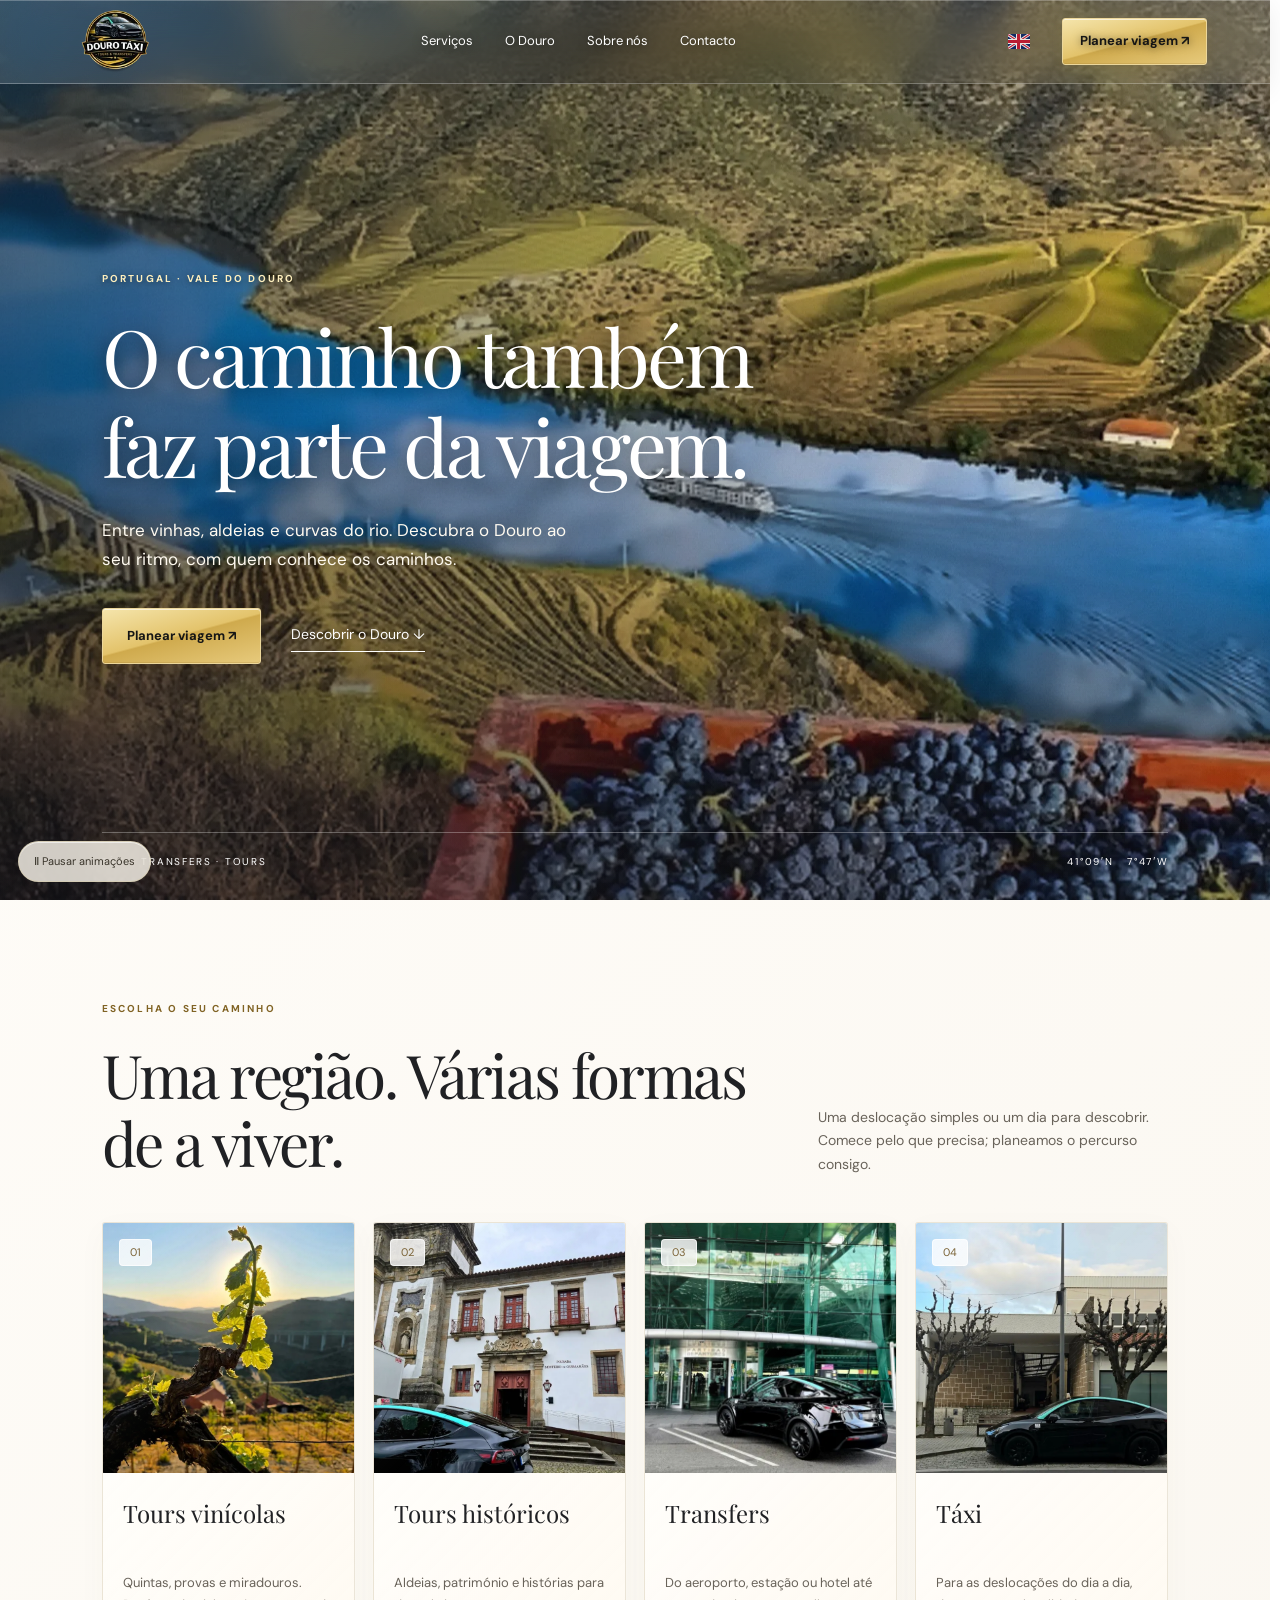
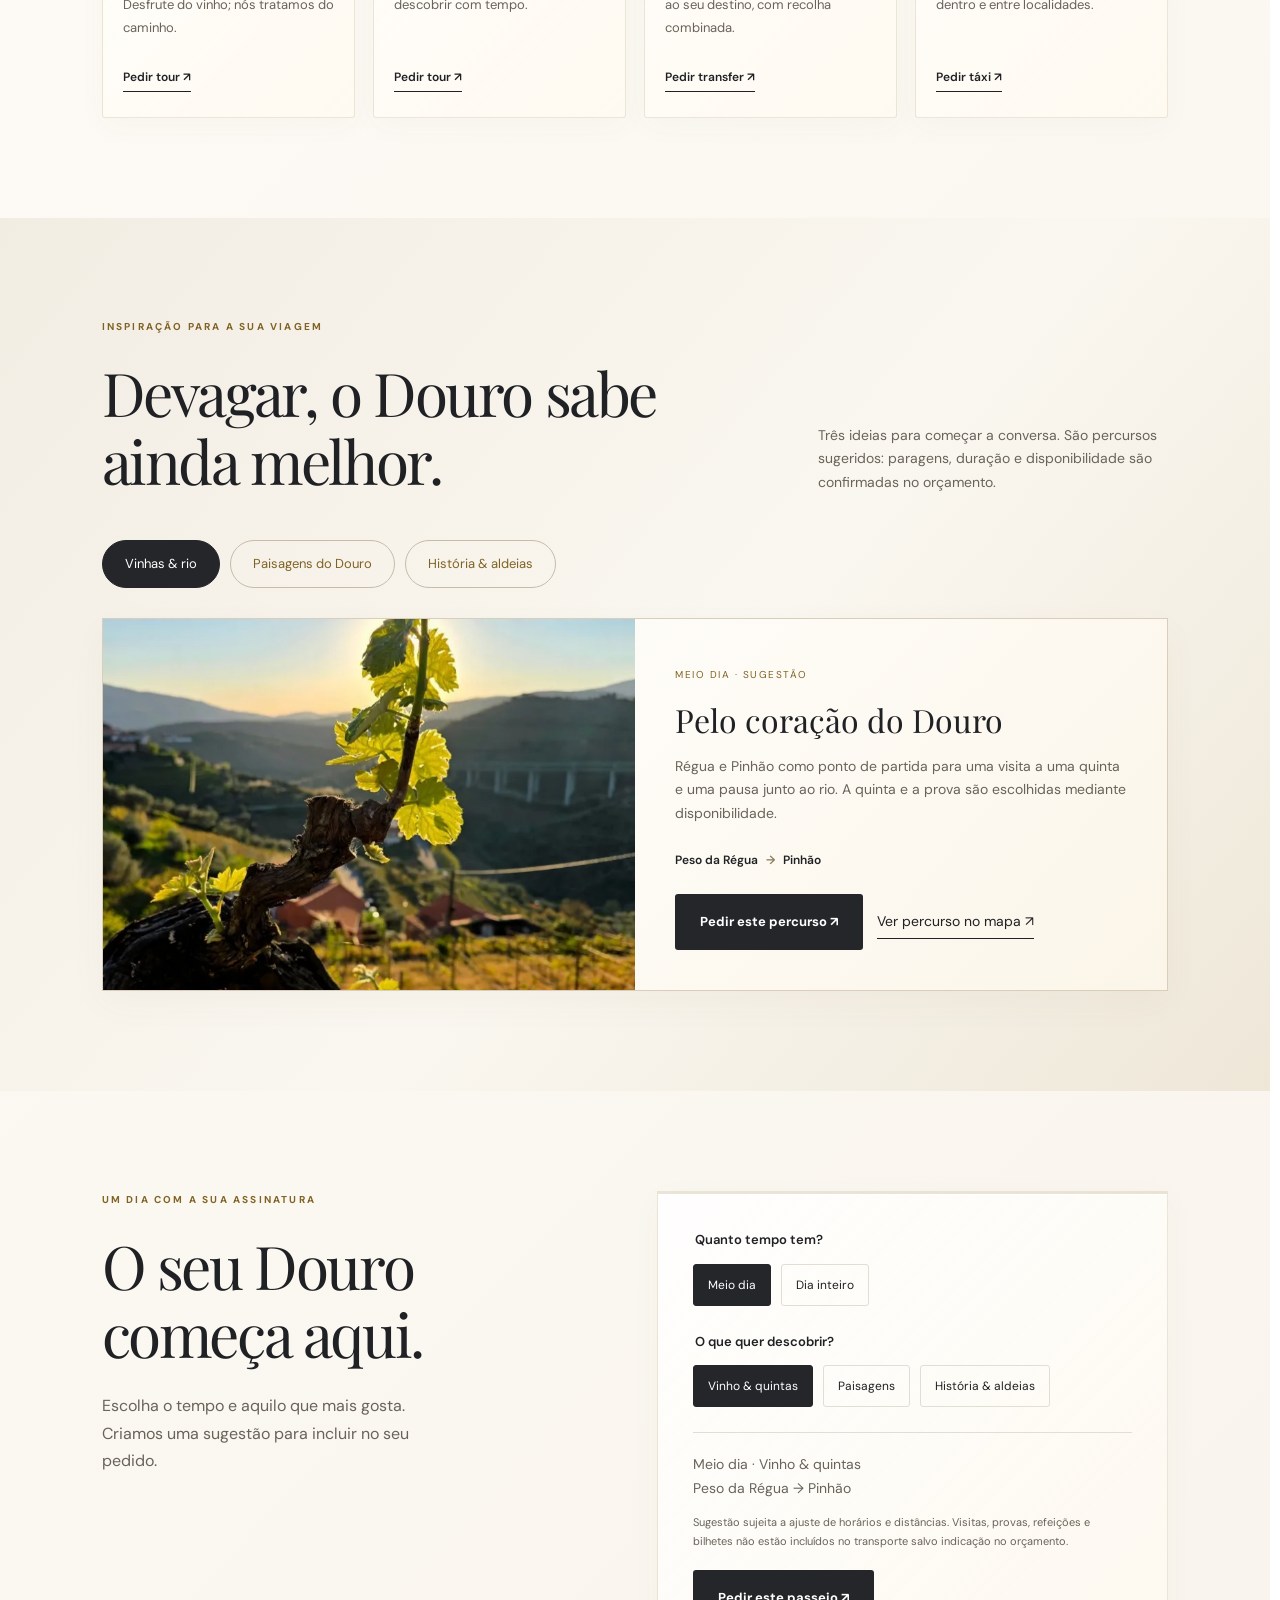
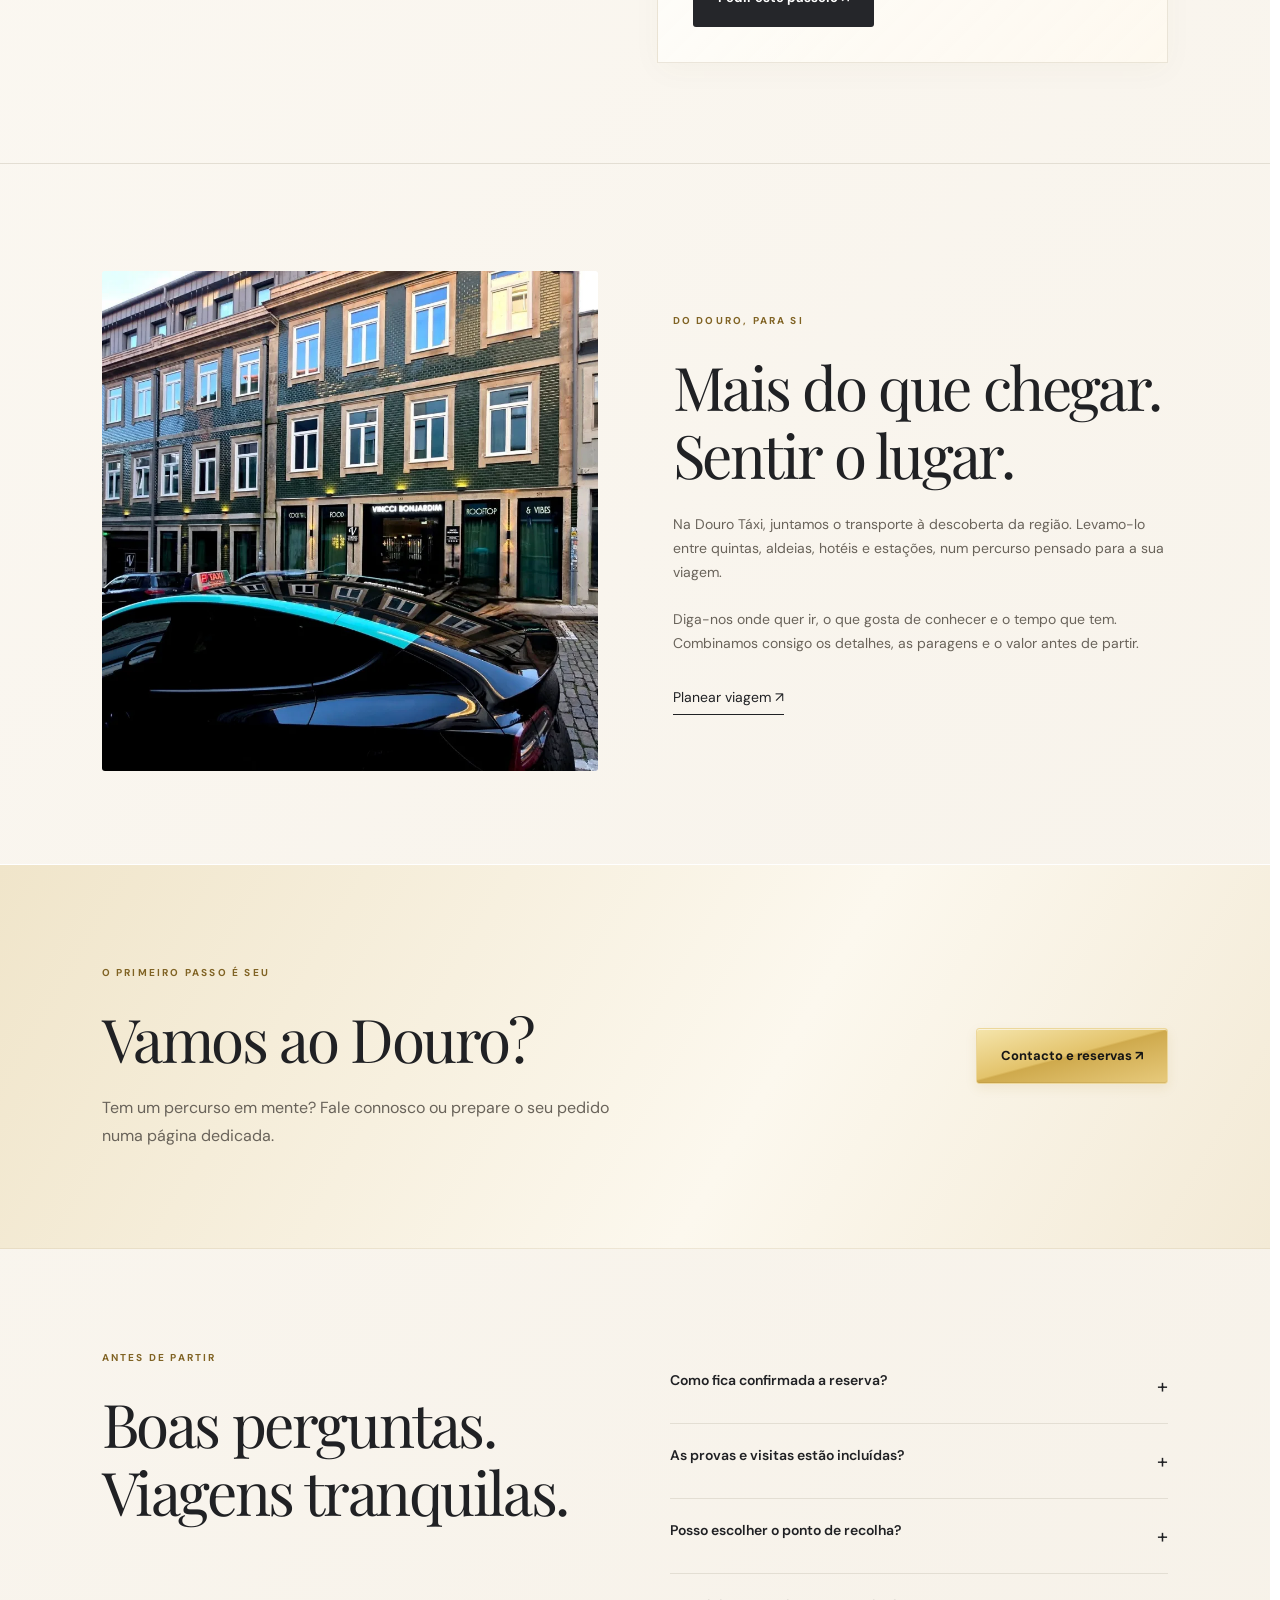
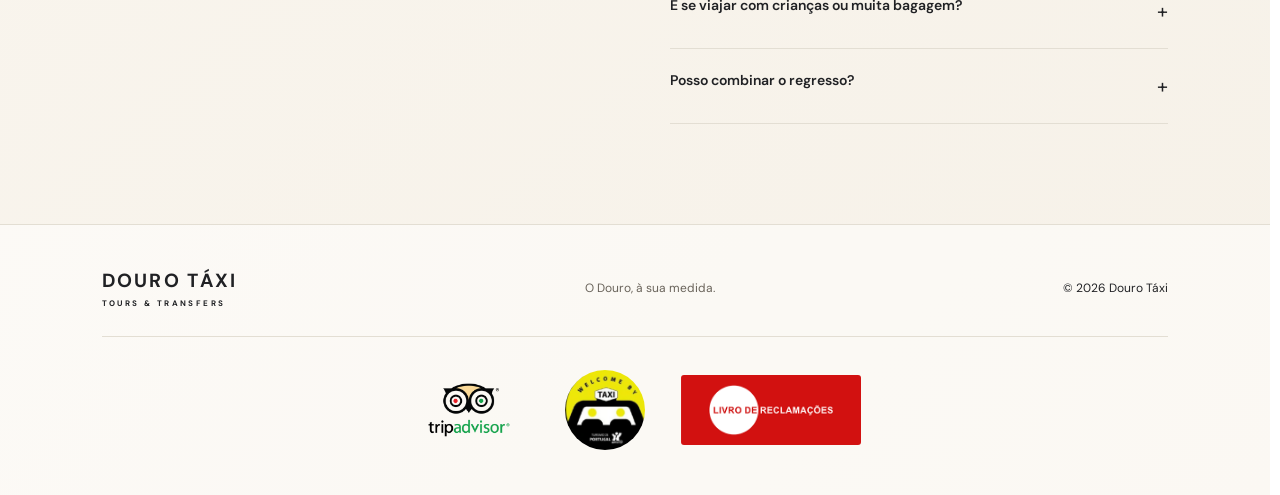
<file: index.html>
<!doctype html>
<html lang="pt-PT"><head><meta charset="utf-8"><meta name="viewport" content="width=device-width,initial-scale=1"><meta name="theme-color" content="#111214"><title>Douro Táxi — Tours privados e transfers no Douro</title><meta name="description" content="Descubra o Douro ao seu ritmo. Planeie um tour privado, um transfer ou uma viagem de táxi e prepare o seu pedido de orçamento."><link rel="icon" href="assets/images/favicon-small.png"><link rel="stylesheet" href="style.css"><link rel="stylesheet" href="motion.css"><link rel="stylesheet" href="gloss.css"><script src="config.js" defer></script><script src="app.js" defer></script><script src="motion.js" defer></script></head><body><a class="skip" href="#main">Saltar para o conteúdo / Skip to content</a><header class="top"><a href="#inicio" aria-label="Douro Táxi"><img src="assets/images/logo.webp" width="71" height="54" alt="Douro Táxi"></a><nav id="desktop-nav"></nav><div class="header-actions"><button id="language" aria-label="Switch to English">EN</button><a class="button small" href="contacto.html" data-t="plan"></a><button id="menu" aria-label="Menu" aria-expanded="false" aria-controls="mobile-nav">☰</button></div><nav id="mobile-nav" hidden></nav></header><main id="main"><section class="hero" id="inicio"><img class="hero-photo" src="assets/images/hero.webp" alt="Vale do Douro / Douro Valley" fetchpriority="high"><div class="hero-content"><span class="eyebrow" data-t="region"></span><h1 data-t="heroTitle"></h1><p data-t="heroText"></p><div class="hero-actions"><a class="button" href="contacto.html" data-t="plan"></a><a class="text-link" href="#percursos" data-t="discover"></a></div></div><div class="hero-bottom"><span>TÁXI · TRANSFERS · TOURS</span><span>41°09′N &nbsp; 7°47′W</span></div></section><section class="section" id="servicos"><div class="section-heading"><div><span class="eyebrow" data-t="servicesLabel"></span><h2 data-t="servicesTitle"></h2></div><p data-t="servicesText"></p></div><div id="services" class="services"></div></section><section class="section routes-section" id="percursos"><div class="section-heading"><div><span class="eyebrow" data-t="routesLabel"></span><h2 data-t="routesTitle"></h2></div><p data-t="routesText"></p></div><div id="route-tabs" class="route-tabs" role="tablist" aria-label="Percursos / Routes"></div><div id="route-detail" role="tabpanel"></div></section><section class="section builder-section" id="personalizar"><div><span class="eyebrow" data-t="builderLabel"></span><h2 data-t="builderTitle"></h2><p data-t="builderText"></p></div><div class="builder"><fieldset><legend data-t="duration"></legend><div class="choices"><label><input type="radio" name="duration" value="half" checked><span data-t="half"></span></label><label><input type="radio" name="duration" value="full"><span data-t="full"></span></label></div></fieldset><fieldset><legend data-t="interests"></legend><div class="choices"><label><input type="checkbox" name="interest" value="wine" checked><span data-t="wine"></span></label><label><input type="checkbox" name="interest" value="views"><span data-t="views"></span></label><label><input type="checkbox" name="interest" value="history"><span data-t="history"></span></label></div></fieldset><div id="itinerary" aria-live="polite"></div><button id="use-itinerary" class="button dark" data-t="useTour"></button></div></section><section class="section about" id="sobre"><img src="assets/images/sobre.webp" loading="lazy" width="900" height="1000" alt="Douro Táxi no Douro / Douro Táxi in the Douro"><div><span class="eyebrow" data-t="aboutLabel"></span><h2 data-t="aboutTitle"></h2><p data-t="aboutText"></p><p data-t="aboutMore"></p><a class="text-link" href="contacto.html" data-t="plan"></a></div></section><section class="section contact-invite"><div><span class="eyebrow" data-t="bookingLabel"></span><h2 data-t="bookingTitle"></h2><p data-t="contactIntro"></p></div><a class="button" href="contacto.html" data-t="contactTitle"></a></section><section class="section faq-section"><div><span class="eyebrow" data-t="faqLabel"></span><h2 data-t="faqTitle"></h2></div><div id="faqs"></div></section></main><footer><a class="footer-brand" href="#inicio">DOURO TÁXI<span>TOURS & TRANSFERS</span></a><p data-t="tagline"></p><small>© <span id="year"></span> Douro Táxi</small><div class="footer-logos" aria-label="Tripadvisor, Welcome by Taxi e Livro de Reclamações"><img class="tripadvisor-logo" src="assets/images/tripadvisor.png" alt="Tripadvisor" width="600" height="600" loading="lazy"><span class="welcome-taxi-logo"><img src="assets/images/welcome-taxi.png" alt="Welcome by Taxi — Turismo de Portugal" width="264" height="228" loading="lazy"></span><a class="complaints-link" href="https://www.livroreclamacoes.pt/" target="_blank" rel="noopener noreferrer" aria-label="Livro de Reclamações — abrir site oficial"><img src="assets/images/livro-reclamacoes.png" alt="Livro de Reclamações" width="400" height="156" loading="lazy"></a></div></footer><div class="mobile-bar"><a href="contacto.html" data-t="plan"></a><a id="mobile-contact" href="contacto.html" data-t="quote"></a></div><noscript><p>Ative JavaScript para usar o planeador de viagens. / Enable JavaScript to use the trip planner.</p></noscript></body></html>
</file>
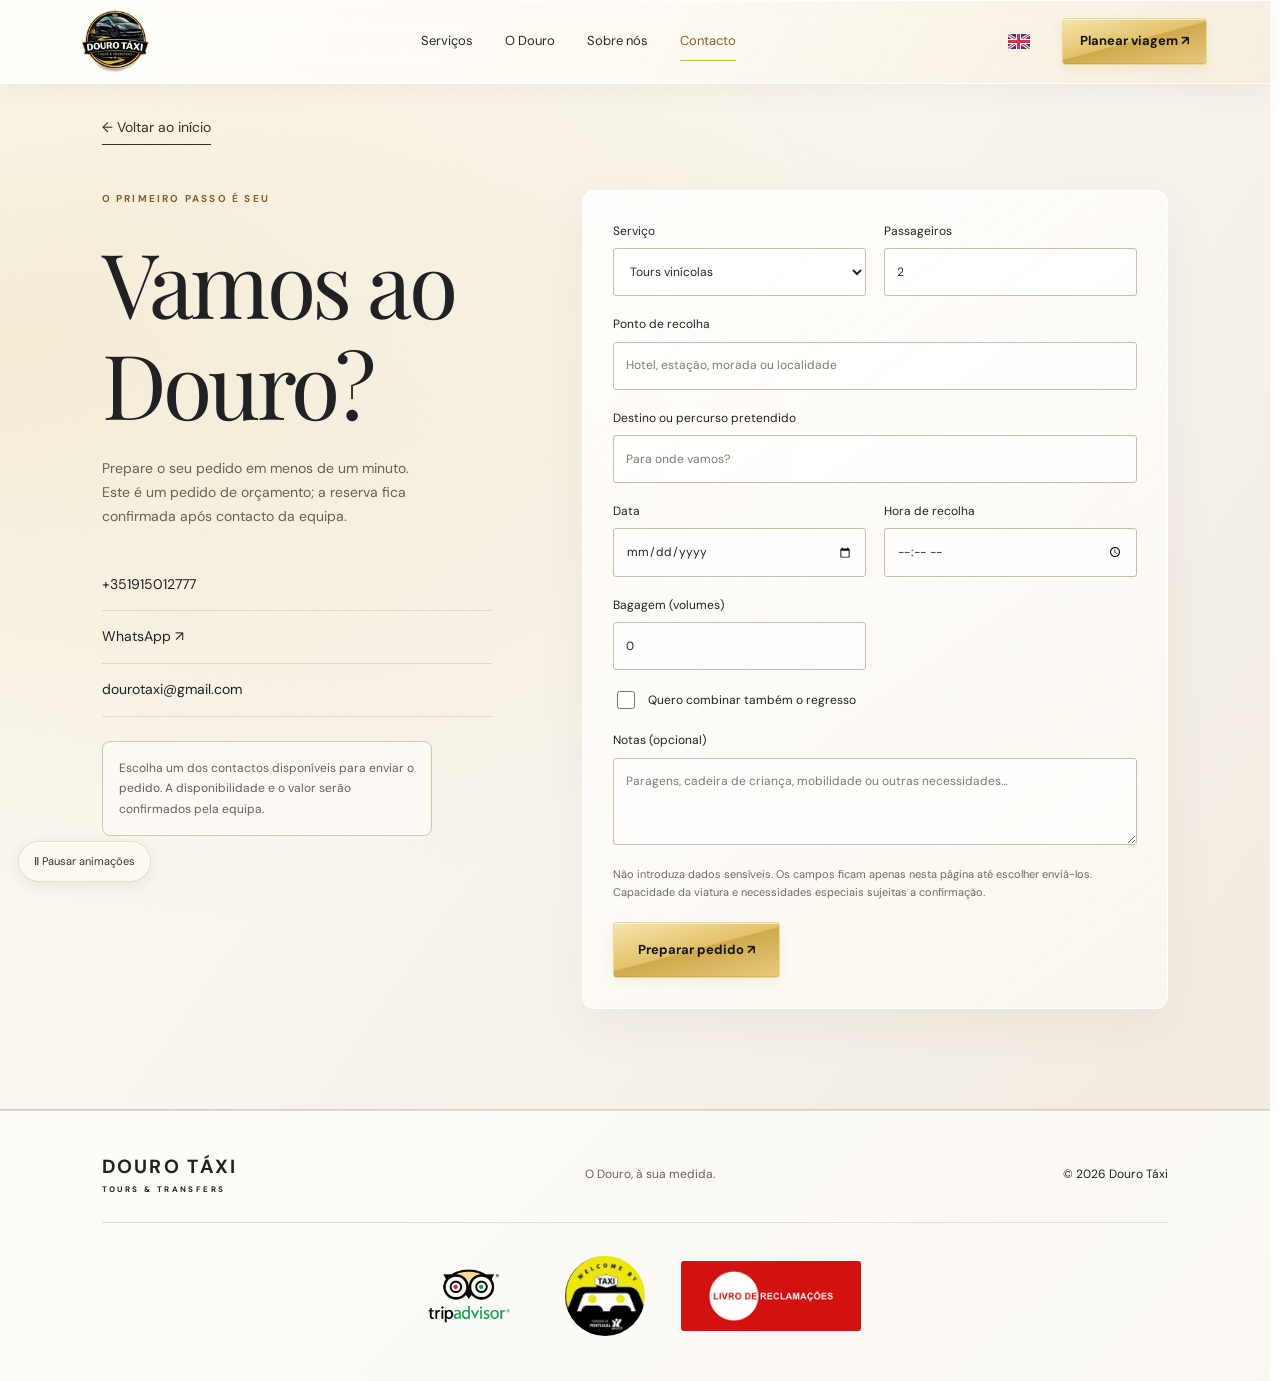
<file: contacto.html>
<!doctype html>
<html lang="pt-PT"><head><meta charset="utf-8"><meta name="viewport" content="width=device-width,initial-scale=1"><meta name="theme-color" content="#111214"><title>Douro Táxi — Tours privados e transfers no Douro</title><meta name="description" content="Descubra o Douro ao seu ritmo. Planeie um tour privado, um transfer ou uma viagem de táxi e prepare o seu pedido de orçamento."><link rel="icon" href="assets/images/favicon-small.png"><link rel="stylesheet" href="style.css"><link rel="stylesheet" href="motion.css"><link rel="stylesheet" href="gloss.css"><script src="config.js" defer></script><script src="app.js" defer></script><script src="motion.js" defer></script></head><body><a class="skip" href="#main">Saltar para o conteúdo / Skip to content</a><header class="top"><a href="index.html#inicio" aria-label="Douro Táxi"><img src="assets/images/logo.webp" width="71" height="54" alt="Douro Táxi"></a><nav id="desktop-nav"></nav><div class="header-actions"><button id="language" aria-label="Switch to English">EN</button><a class="button small" href="contacto.html#reserva" data-t="plan"></a><button id="menu" aria-label="Menu" aria-expanded="false" aria-controls="mobile-nav">☰</button></div><nav id="mobile-nav" hidden></nav></header><main id="main" class="contact-page"><div class="contact-back"><a class="text-link" href="index.html" data-t="backHome"></a></div><section class="section booking-section" id="reserva"><div class="booking-intro"><span class="eyebrow" data-t="bookingLabel"></span><h1 data-t="bookingTitle"></h1><p data-t="bookingText"></p><div id="contact-details"></div><p id="configuration-note" class="configuration-note"></p></div><form id="booking-form"><div class="form-grid"><label><span data-t="service"></span><select name="service" id="service"></select></label><label><span data-t="passengers"></span><input type="number" name="passengers" min="1" max="99" value="2" required></label><label class="wide"><span data-t="pickup"></span><input name="pickup" required maxlength="180" autocomplete="off" data-p="pickupPlaceholder"></label><label class="wide"><span data-t="destination"></span><input name="destination" required maxlength="240" data-p="destinationPlaceholder"></label><label><span data-t="date"></span><input type="date" name="date" required></label><label><span data-t="time"></span><input type="time" name="time" required></label><label><span data-t="luggage"></span><input type="number" name="luggage" min="0" max="99" value="0"></label><label id="flight-field" hidden><span data-t="flight"></span><input name="flight" maxlength="30" placeholder="TP1234"></label><label class="wide check"><input type="checkbox" name="returnTrip" id="return-trip"><span data-t="returnTrip"></span></label><div id="return-fields" class="form-grid wide" hidden><label><span data-t="returnDate"></span><input type="date" name="returnDate"></label><label><span data-t="returnTime"></span><input type="time" name="returnTime"></label></div><label class="wide"><span data-t="notes"></span><textarea name="notes" rows="3" maxlength="1500" data-p="notesPlaceholder"></textarea></label></div><p class="form-hint" data-t="privacy"></p><button class="button" type="submit" data-t="prepare"></button><div id="request-preview" hidden><h3 data-t="yourRequest"></h3><pre id="request-text"></pre><div class="preview-actions"><a id="send-whatsapp" class="button" target="_blank" rel="noopener" hidden>WhatsApp ↗</a><a id="send-email" class="button" hidden>E-mail ↗</a><button type="button" id="copy-request" class="button outline" data-t="copy"></button><button type="button" id="download-request" class="text-link" data-t="download"></button></div><p id="copy-status" role="status"></p></div></form></section></main><footer><a class="footer-brand" href="index.html#inicio">DOURO TÁXI<span>TOURS & TRANSFERS</span></a><p data-t="tagline"></p><small>© <span id="year"></span> Douro Táxi</small><div class="footer-logos" aria-label="Tripadvisor, Welcome by Taxi e Livro de Reclamações"><img class="tripadvisor-logo" src="assets/images/tripadvisor.png" alt="Tripadvisor" width="600" height="600" loading="lazy"><span class="welcome-taxi-logo"><img src="assets/images/welcome-taxi.png" alt="Welcome by Taxi — Turismo de Portugal" width="264" height="228" loading="lazy"></span><a class="complaints-link" href="https://www.livroreclamacoes.pt/" target="_blank" rel="noopener noreferrer" aria-label="Livro de Reclamações — abrir site oficial"><img src="assets/images/livro-reclamacoes.png" alt="Livro de Reclamações" width="400" height="156" loading="lazy"></a></div></footer><div class="mobile-bar"><a href="contacto.html#reserva" data-t="plan"></a><a id="mobile-contact" href="contacto.html#reserva" data-t="quote"></a></div><noscript><p>Ative JavaScript para usar o planeador de viagens. / Enable JavaScript to use the trip planner.</p></noscript></body></html>
</file>
<file: style.css>
@import url('https://fonts.googleapis.com/css2?family=DM+Sans:wght@400;500;600;700&family=Playfair+Display:wght@400;500&display=swap');
footer{flex-wrap:wrap}.footer-logos{flex-basis:100%;display:flex;align-items:center;justify-content:center;gap:36px;padding-top:28px;border-top:1px solid var(--line)}.footer-logos .tripadvisor-logo{width:120px;height:90px;object-fit:contain;background:transparent;mix-blend-mode:multiply;border-radius:4px}.welcome-taxi-logo{position:relative;display:block;width:80px;height:80px;overflow:hidden;border-radius:50%;flex-shrink:0}.welcome-taxi-logo img{position:absolute;width:145.055%;height:125.275%;max-width:none;left:-23.077%;top:-12.637%}.complaints-link{display:flex;align-items:center;min-height:48px}.complaints-link img{width:180px;height:auto;border-radius:3px}@media(max-width:720px){.footer-logos{gap:22px;flex-wrap:wrap;padding-top:24px}.footer-logos .tripadvisor-logo{width:110px;height:80px}.welcome-taxi-logo{width:70px;height:70px}.complaints-link img{width:170px}}
.contact-invite{display:flex;align-items:center;justify-content:space-between;gap:36px;background:#f0ede6}.contact-invite p{max-width:540px;margin-top:22px}.contact-invite>.button{flex-shrink:0}.contact-back{background:#111214;color:#faf8f3;padding:28px 8% 0}.contact-page .booking-section{padding-top:45px}.booking-intro h1{font-size:clamp(54px,7vw,92px)}.top nav a[aria-current=page]{color:#d6b24e}@media(max-width:720px){.contact-invite{align-items:flex-start;flex-direction:column}.contact-back{padding-left:6%}.booking-intro h1{font-size:54px}}
:root{--charcoal:#111214;--accent:#806324;--cream:#faf8f3;--gold:#d6b24e;--ink:#202124;--muted:#666361;--line:#e3ded3;--serif:'Playfair Display',Georgia,serif;--sans:'DM Sans',Arial,sans-serif}*{box-sizing:border-box}html{scroll-behavior:smooth;scroll-padding-top:96px}body{margin:0;background:var(--cream);color:var(--ink);font:400 16px/1.7 var(--sans)}a{color:inherit;text-decoration:none}button,input,select,textarea{font:inherit}button{cursor:pointer;border:0}img{display:block;max-width:100%;object-fit:cover}h1,h2,h3,p{margin:0}h1,h2{font-family:var(--serif);font-weight:400;line-height:1.13;letter-spacing:-.04em}h2{font-size:clamp(36px,4.7vw,64px)}h3{line-height:1.3}p{color:var(--muted)}a:focus-visible,button:focus-visible,input:focus-visible,select:focus-visible,textarea:focus-visible,summary:focus-visible{outline:3px solid #9b7724;outline-offset:5px}[hidden]{display:none!important}.skip{position:fixed;top:-100px;background:var(--gold);padding:12px;z-index:100}.skip:focus{top:10px}.top{height:84px;background:var(--charcoal);color:white;display:flex;align-items:center;justify-content:space-between;padding:0 5%;position:sticky;top:0;z-index:20;border-bottom:1px solid #ffffff24}.top>a img{height:58px;width:auto}.top nav{display:flex;gap:32px;font-size:13px}.header-actions{display:flex;align-items:center;gap:20px}.header-actions>button{background:transparent;color:white;font-size:13px;padding:10px}#menu{display:none}.button{display:inline-flex;justify-content:center;align-items:center;background:var(--gold);color:var(--charcoal);padding:16px 24px;font-size:13px;font-weight:700;border:1px solid transparent;border-radius:3px;min-height:50px;transition:background .2s,transform .2s}.button:hover{background:#e6c975;transform:translateY(-2px)}.button.small{padding:11px 17px;min-height:42px}.button.dark{background:var(--charcoal);color:white}.button.dark:hover{background:var(--accent)}.button.outline{background:transparent;border-color:currentColor;color:inherit}.text-link{display:inline-block;background:none;color:inherit;font-size:14px;border-bottom:1px solid currentColor;padding:4px 0}.hero{position:relative;min-height:690px;height:calc(95svh - 84px);max-height:950px;color:white;display:flex;align-items:center;padding:70px 8% 120px;background:var(--charcoal)}.hero-photo{position:absolute;inset:0;width:100%;height:100%;object-position:center 30%}.hero:after{content:'';position:absolute;inset:0;background:linear-gradient(90deg,#0c0d10bd,#0c0d1055 65%,#0c0d1022),linear-gradient(0deg,#111214b8,transparent 40%)}.hero-content,.hero-bottom{position:relative;z-index:1}.eyebrow{display:block;color:var(--accent);font-size:10px;letter-spacing:.22em;font-weight:700;margin-bottom:24px}.hero .eyebrow{color:#f5dc87}.hero h1{font-size:clamp(43px,6.2vw,88px);max-width:850px}.hero p{color:#f4f1e9;max-width:480px;margin-top:25px;font-size:17px}.hero-actions{display:flex;align-items:center;gap:30px;margin-top:34px}.hero-bottom{position:absolute;bottom:30px;left:8%;right:8%;display:flex;justify-content:space-between;border-top:1px solid #ffffff4a;padding-top:20px;font-size:10px;letter-spacing:.17em}.promise-strip{display:flex;justify-content:space-between;gap:20px;padding:25px 8%;border-bottom:1px solid var(--line);font-size:12px;color:var(--accent)}.section{padding:100px 8%}.section-heading{display:flex;align-items:flex-end;justify-content:space-between;gap:60px;margin-bottom:45px}.section-heading>p{max-width:350px;font-size:14px}.services{display:grid;grid-template-columns:repeat(4,minmax(0,1fr));gap:18px}.service-card{background:white;border:1px solid var(--line);border-radius:3px;overflow:hidden;display:flex;flex-direction:column}.service-photo{overflow:hidden;position:relative}.service-photo img{width:100%;height:250px;transition:transform .5s}.service-card:hover img{transform:scale(1.045)}.service-number{position:absolute;left:16px;top:16px;background:#ffffffdf;padding:3px 10px;font-size:11px}.service-body{padding:25px 20px;display:flex;flex-direction:column;flex:1}.service-body h3{font-family:var(--serif);font-weight:400;font-size:24px}.service-body p{font-size:13px;margin:12px 0 24px}.service-body .text-link{align-self:flex-start;margin-top:auto;font-weight:600;font-size:12px}.routes-section{background:#f0ede6}.route-tabs{display:flex;gap:10px;flex-wrap:wrap;margin-bottom:30px}.route-tabs button{background:transparent;border:1px solid #c7bcaa;padding:12px 22px;border-radius:30px;color:var(--accent);font-size:13px}.route-tabs button[aria-selected=true]{background:var(--charcoal);color:white;border-color:var(--charcoal)}.route-layout{display:grid;grid-template-columns:1fr 1fr;background:var(--cream);border:1px solid #ddd5c7}.route-image{position:relative;min-height:360px}.route-image img{position:absolute;width:100%;height:100%;inset:0}.route-description{padding:40px}.route-description h3{font:400 32px/1.2 var(--serif);margin:15px 0}.route-description p{font-size:14px}.route-stops{display:flex;align-items:center;gap:8px;flex-wrap:wrap;margin:24px 0;font-size:12px;font-weight:600}.route-stops span+span:before{content:'→';padding-right:8px;color:#8c7a59}.route-meta{font-size:10px;letter-spacing:.15em;text-transform:uppercase;color:var(--accent)}.route-description .preview-actions{margin-top:20px}.builder-section{display:grid;grid-template-columns:1fr 1.1fr;gap:90px}.builder-section>div>p{max-width:350px;margin-top:24px}.builder{background:white;border:1px solid var(--line);padding:35px}.builder fieldset{padding:0;border:0;margin:0 0 25px}.builder legend{font-weight:600;font-size:13px;margin-bottom:12px}.choices{display:flex;gap:10px;flex-wrap:wrap}.choices label{cursor:pointer}.choices input{position:absolute;opacity:0;width:1px;height:1px}.choices span{display:block;border:1px solid var(--line);padding:10px 14px;font-size:12px;border-radius:3px}.choices input:checked+span{background:var(--charcoal);color:white;border-color:var(--charcoal)}.choices input:focus-visible+span{outline:3px solid #9b7724;outline-offset:3px}#itinerary{border-top:1px solid var(--line);padding:20px 0;font-size:14px}#itinerary small{display:block;color:var(--muted);font-size:11px;margin-top:12px}.about{border-top:1px solid var(--line);display:grid;grid-template-columns:1fr 1fr;gap:75px;align-items:center}.about>img{height:500px;width:100%;border-radius:3px}.about p{margin-top:24px;font-size:14px}.about .text-link{margin-top:26px}.booking-section{background:var(--charcoal);color:var(--cream);display:grid;grid-template-columns:.8fr 1.2fr;gap:90px}.booking-section .eyebrow{color:#e7d487}.booking-intro h2{font-size:clamp(54px,7vw,92px)}.booking-intro>p{color:#ccc8c0;font-size:14px;margin-top:24px;max-width:330px}.booking-intro .configuration-note{font-size:12px;padding:16px;border:1px solid #ffffff30}.contact-item{display:block;border-bottom:1px solid #ffffff30;padding:14px 0;font-size:14px}#contact-details{margin-top:30px}.form-grid{display:grid;grid-template-columns:1fr 1fr;gap:18px}.form-grid label{display:flex;flex-direction:column;gap:7px;min-width:0;font-size:12px}.form-grid input,.form-grid select,.form-grid textarea{width:100%;min-width:0;background:#ffffff09;border:1px solid #797369;border-radius:3px;color:white;padding:12px;min-height:48px;color-scheme:dark}.form-grid select option{background:var(--charcoal)}.form-grid input::placeholder,.form-grid textarea::placeholder{color:#bdb7ad;opacity:1}.wide{grid-column:1/-1}.form-grid .check{flex-direction:row;align-items:center;gap:10px}.check input{width:18px;min-height:18px;accent-color:var(--gold)}.form-hint{color:#c4beb4;font-size:11px;margin:20px 0}#request-preview{border-top:1px solid #ffffff40;margin-top:26px;padding-top:24px}pre{font:400 13px/1.7 var(--sans);white-space:pre-wrap;overflow-wrap:anywhere}#copy-status{color:#e6d28b;font-size:12px;margin-top:12px}.preview-actions{display:flex;align-items:center;gap:14px;flex-wrap:wrap}.faq-section{display:grid;grid-template-columns:1fr 1fr;gap:70px}.faq-section details{border-bottom:1px solid var(--line);padding:20px 0}.faq-section summary{cursor:pointer;font-size:14px;font-weight:600;list-style:none;display:flex;justify-content:space-between;gap:20px}.faq-section summary:after{content:'+';font-size:20px;font-weight:400}.faq-section details[open] summary:after{content:'−'}.faq-section details p{font-size:13px;padding-top:16px}footer{padding:40px 8%;border-top:1px solid var(--line);display:flex;align-items:center;justify-content:space-between;gap:25px}footer p,footer small{font-size:12px}.footer-brand{font-weight:700;font-size:19px;letter-spacing:.12em}.footer-brand span{display:block;font-size:8px;letter-spacing:.3em}.mobile-bar{display:none}@media(max-width:1100px){.section{padding:75px 5%}.hero{padding-left:5%;padding-right:5%}.services{grid-template-columns:repeat(2,minmax(0,1fr))}.builder-section,.booking-section,.about{gap:40px}.hero-bottom{left:5%;right:5%}}@media(max-width:720px){html{scroll-padding-top:90px}.top{height:74px;padding:0 5%}.top>nav{display:none}.top>a img{height:48px}.header-actions{gap:6px}.header-actions .small{font-size:10px;padding:10px;min-height:40px}#menu{display:block;font-size:22px}.top #mobile-nav:not([hidden]){position:absolute;top:74px;left:0;right:0;display:flex;flex-direction:column;background:var(--charcoal);padding:20px 7%;gap:0;box-shadow:0 16px 20px #0003}.top #mobile-nav a{padding:13px 0;border-bottom:1px solid #ffffff25}.hero{height:auto;min-height:650px;padding:85px 6% 110px}.hero h1{font-size:clamp(39px,9vw,58px)}.hero p{font-size:15px;max-width:340px}.hero-photo{object-position:60% center}.hero:after{background:linear-gradient(90deg,#0c0d10c9,#0c0d1060),linear-gradient(0deg,#111214bb,transparent)}.hero-actions{align-items:flex-start;flex-direction:column;gap:20px}.hero-bottom{font-size:8px;gap:20px;left:6%;right:6%}.hero-bottom span:last-child{display:none}.promise-strip{padding:23px 6%;flex-direction:column;gap:8px;font-size:11px}.section{padding:60px 6%}.section-heading{display:block;margin-bottom:30px}.section-heading>p{margin-top:24px}.eyebrow{font-size:9px;margin-bottom:18px}.services{gap:14px}.service-photo img{height:190px}.service-body{padding:20px 14px}.service-body h3{font-size:22px}.service-body p{font-size:12px}.route-layout,.builder-section,.about,.booking-section,.faq-section{grid-template-columns:1fr;gap:30px}.route-layout{gap:0}.route-image{min-height:230px}.route-description{padding:26px}.route-description h3{font-size:29px}.route-tabs{gap:8px}.route-tabs button{padding:10px 15px;font-size:11px}.builder{padding:24px}.about>img{height:340px}.booking-intro h2{font-size:54px}.booking-intro>p{max-width:none}.booking-section{gap:40px}.form-grid{gap:15px}.form-grid input,.form-grid textarea,.form-grid select{font-size:16px}footer{padding:30px 6% 100px;align-items:flex-start;flex-wrap:wrap}footer p{display:none}.mobile-bar{position:fixed;bottom:0;left:0;right:0;z-index:30;display:grid;grid-template-columns:1fr 1fr;background:var(--charcoal);padding:10px 12px calc(10px + env(safe-area-inset-bottom));gap:10px;border-top:1px solid #ffffff30}.mobile-bar a{display:flex;align-items:center;justify-content:center;background:var(--gold);color:var(--charcoal);min-height:44px;font-size:12px;font-weight:600;border-radius:3px}.mobile-bar a+a{background:transparent;color:white;border:1px solid #ffffff60}}@media(max-width:380px){.services,.form-grid{grid-template-columns:1fr}.hero h1{font-size:36px}.header-actions{gap:0}.header-actions .small{font-size:9px}.service-photo img{height:230px}}@media(prefers-reduced-motion:reduce){html{scroll-behavior:auto}*,*:before,*:after{transition:none!important;animation:none!important}}
</file>
<file: motion.css>
/* Motion is decorative: all content is visible if scripts fail or motion is disabled. */
.top{border-bottom:1px solid #d6b24e38}.top>a img{height:72px}.top nav a[aria-current=page]{color:var(--gold)}.button:not(.dark):not(.outline){background:linear-gradient(120deg,#e2c36c,#d0a944);color:#151515;border-color:#e3c572}.button:not(.dark):not(.outline):hover{background:linear-gradient(120deg,#edda99,#dbb752)}.promise-strip{color:#65522e}.booking-section .eyebrow,.hero .eyebrow{color:#e6c975}.route-meta{color:#806324}.service-number{color:#6e5423}.builder{border-top:3px solid var(--gold)}.hero:after{background:linear-gradient(90deg,#0c0d10c4,#0c0d1060 65%,#0c0d1022),linear-gradient(0deg,#111214b8,transparent 40%)}.contact-back{color:#faf8f3}.booking-section{border-bottom:1px solid #d6b24e38}@media(max-width:720px){.top>a img{height:60px}.hero:after{background:linear-gradient(90deg,#0c0d10cc,#0c0d106b),linear-gradient(0deg,#111214bb,transparent)}}
.hero,.route-image{overflow:hidden}.hero-photo,.service-photo img,.route-image img{transform-origin:center}.about{overflow:clip}
@media(prefers-reduced-motion:no-preference){
 .hero-photo{animation:landscape-arrival 5s cubic-bezier(.16,1,.3,1) both!important}
 .hero-content>.eyebrow{animation:hero-arrival 1s .1s both!important}
 .hero h1{animation:hero-arrival 1.2s .25s both!important}
 .hero-content>p{animation:hero-arrival 1.2s .45s both!important}
 .hero-actions{animation:hero-arrival 1.2s .65s both!important}
 .hero-actions .button{animation:invitation-glow 3.8s 2s 2}
 .route-image img{animation:route-image-arrival 1.2s cubic-bezier(.16,1,.3,1) both}
 .route-description>*{animation:detail-arrival .8s both}
 .route-description>h3{animation-delay:.12s}.route-description>p{animation-delay:.22s}.route-description>.route-stops{animation-delay:.32s}.route-description>.preview-actions{animation-delay:.42s}
}
@keyframes invitation-glow{0%,100%{box-shadow:0 0 0 0 #d6b24e00}45%{box-shadow:0 0 0 9px #d6b24e24}}
@keyframes route-image-arrival{from{opacity:.35;clip-path:inset(0 100% 0 0)}to{opacity:1;clip-path:inset(0 0 0 0)}}
@keyframes detail-arrival{from{opacity:0;transform:translateY(22px)}to{opacity:1;transform:translateY(0)}}
html{scrollbar-width:thin;scrollbar-color:#a78a43 #eeeae2;scrollbar-gutter:stable}
::-webkit-scrollbar{width:10px;height:10px}
::-webkit-scrollbar-track{background:#eeeae2}
::-webkit-scrollbar-thumb{background:#a78a43;border:3px solid #eeeae2;border-radius:20px}
::-webkit-scrollbar-thumb:hover{background:#76612e}
.top{transition:box-shadow .25s,border-color .25s}
.top.is-scrolled{box-shadow:0 5px 24px #10111420;border-bottom-color:#ffffff18}
.back-to-top{position:fixed;right:24px;bottom:25px;z-index:35;display:grid;place-items:center;width:44px;height:44px;border:1px solid #b6a875;border-radius:50%;background:var(--charcoal);color:var(--cream);box-shadow:0 4px 18px #11121420;font-size:20px;opacity:0;visibility:hidden;transform:translateY(10px);transition:opacity .2s,transform .2s,visibility .2s,background .2s}
.back-to-top.is-visible{opacity:1;visibility:visible;transform:translateY(0)}
.back-to-top:hover{background:var(--accent)}
@media(max-width:720px){.back-to-top{right:16px;bottom:calc(84px + env(safe-area-inset-bottom));width:40px;height:40px}}
.reading-progress{position:fixed;top:0;left:0;right:0;height:3px;z-index:60;background:var(--gold);transform:scaleX(0);transform-origin:left;pointer-events:none}
.section-heading h2{max-width:18ch}.hero h1{max-width:12.5em;text-wrap:balance}.hero-content p{text-wrap:pretty}.contact-invite h2{max-width:13ch}.service-card{transition:box-shadow .3s,border-color .3s}.service-body h3{min-height:2.6em}.top nav a{position:relative;padding-block:8px}.top nav a:after{content:'';position:absolute;left:0;right:0;bottom:0;height:1px;background:var(--gold);transform:scaleX(0);transform-origin:left;transition:transform .25s}.top nav a[aria-current=page]:after{transform:scaleX(1)}.button{position:relative;overflow:hidden}.button:after{content:'';position:absolute;inset:-70% auto -70% -65%;width:35%;background:linear-gradient(90deg,transparent,#fff5,transparent);transform:rotate(25deg);pointer-events:none}.route-tabs button{transition:background .2s,color .2s,box-shadow .2s}.faq-section summary:after{transition:transform .25s}.form-grid input,.form-grid select,.form-grid textarea{transition:border-color .2s,background .2s}.form-grid input:focus,.form-grid select:focus,.form-grid textarea:focus{border-color:var(--gold);background:#ffffff10}.complaints-link{transition:transform .25s,filter .25s}.contact-item{overflow-wrap:anywhere}
@media(hover:hover){.top nav a:hover:after{transform:scaleX(1)}.service-card:hover{box-shadow:0 14px 32px #11121412;border-color:#c4b58e}.button:hover:after{animation:button-glint .65s ease-out}.complaints-link:hover{transform:translateY(-3px);filter:brightness(1.05)}.route-tabs button:hover{box-shadow:0 3px 12px #11121412}}
@media(prefers-reduced-motion:no-preference){.hero-photo{animation:landscape-arrival 9s ease-out both}.hero-content>.eyebrow{animation:hero-arrival .7s .05s both}.hero h1{animation:hero-arrival .8s .16s both}.hero-content>p{animation:hero-arrival .8s .27s both}.hero-actions{animation:hero-arrival .8s .38s both}.hero-bottom{animation:hero-arrival .8s .5s both}.faq-section details[open]>p{animation:answer-arrival .3s ease-out}#request-preview:not([hidden]){animation:answer-arrival .35s ease-out}#mobile-nav:not([hidden]){animation:answer-arrival .22s ease-out}}
@keyframes hero-arrival{from{opacity:0;transform:translateY(42px)}to{opacity:1;transform:translateY(0)}}
@keyframes landscape-arrival{from{transform:scale(1.13)}to{transform:scale(1)}}
@keyframes answer-arrival{from{opacity:0;transform:translateY(-5px)}to{opacity:1;transform:translateY(0)}}
@keyframes button-glint{from{left:-65%}to{left:145%}}
@media(max-width:540px){.services{grid-template-columns:1fr;gap:22px}.service-photo img{height:245px}.service-body{padding:24px}.service-body h3{min-height:0;font-size:27px}.service-body p{font-size:14px;margin-bottom:22px}.service-body .text-link{font-size:13px;min-height:36px}.hero{min-height:610px}.hero h1{font-size:clamp(38px,10vw,54px)}.footer-logos{column-gap:25px;row-gap:20px}.section-heading h2{max-width:16ch}}
@media(prefers-reduced-motion:reduce){.reading-progress{display:none}*,*:before,*:after{animation:none!important;transition:none!important}}
</file>
<file: gloss.css>
/* Lighter surfaces and a restrained glass finish in the brand palette. */
.motion-toggle{position:fixed;bottom:18px;left:18px;z-index:35;padding:10px 15px;min-height:40px;border:1px solid #d8cbaa99;border-radius:24px;background:#fffaf0cc;color:#39342a;-webkit-backdrop-filter:blur(16px);backdrop-filter:blur(16px);box-shadow:inset 0 1px #fff9,0 4px 16px #29201712;font-size:11px}.motion-toggle:hover{background:#fffaf0ed}@media(max-width:720px){.motion-toggle{bottom:calc(84px + env(safe-area-inset-bottom));left:12px}}
#language{display:grid;place-items:center;min-width:44px;min-height:44px;padding:12px;background:transparent;border:0;border-radius:0;opacity:.85;transition:opacity .2s}#language img{width:22px;height:15px;border-radius:1px;box-shadow:none}#language:hover{background:transparent;opacity:1}
:root{--charcoal:#25262a;--cream:#fdfbf7;--muted:#69635a}
body{background:linear-gradient(135deg,#fffdf9,#f6f1e8)}
.top{background:linear-gradient(120deg,#ffffff28,#25262a60 48%,#ffffff12);-webkit-backdrop-filter:blur(24px) saturate(150%);backdrop-filter:blur(24px) saturate(150%);border-bottom:1px solid #ffffff45;box-shadow:inset 0 1px #ffffff40,0 6px 24px #00000012;text-shadow:0 1px 8px #0008}
body:has(.hero) .top{margin-bottom:-84px}
body:has(.hero) .hero{height:auto;min-height:100svh;max-height:none;padding-top:154px}
.contact-page{min-height:75svh}
body:has(.contact-page) .top{background:linear-gradient(120deg,#ffffff70,#ffffff30 48%,#eadbb74a);-webkit-backdrop-filter:blur(24px) saturate(150%);backdrop-filter:blur(24px) saturate(150%);color:#292824;text-shadow:none;border-bottom:1px solid #ffffffb3;box-shadow:inset 0 1px #fff,0 6px 24px #5f4a2210}
body:has(.contact-page) .header-actions>button{color:#292824}
body:has(.contact-page) .top nav a[aria-current=page]{color:#806324}
@media(max-width:720px){body:has(.contact-page) .top #mobile-nav:not([hidden]){background:#fffaf0eb;color:#292824}body:has(.contact-page) .top #mobile-nav a{border-bottom-color:#d9c9a780}}
@media(max-width:720px){body:has(.hero) .top{margin-bottom:-74px}body:has(.hero) .hero{height:auto;min-height:100svh;max-height:none;padding-top:135px}}
.top.is-scrolled{box-shadow:0 8px 30px #24201715,inset 0 1px #ffffff20}
.hero:after{background:linear-gradient(90deg,#15161b91,#15161b30 65%,#15161b08),linear-gradient(0deg,#17181d70,transparent 50%)}
.hero h1,.hero-content>p{text-shadow:0 2px 20px #0008}
.hero-content>p{color:#fffaf0}
.hero .eyebrow{color:#fff0be;text-shadow:0 1px 6px #0008}
.service-card,.builder{background:linear-gradient(135deg,#ffffffed,#fffaf0c9);border-color:#d8cdb880;box-shadow:0 8px 30px #68502a08,inset 0 1px #fff}
.service-photo:after{content:'';position:absolute;inset:0;background:linear-gradient(135deg,#ffffff20,transparent 55%);pointer-events:none}
.service-number{background:#ffffffc9;border:1px solid #ffffffb3;-webkit-backdrop-filter:blur(12px);backdrop-filter:blur(12px);border-radius:4px}
.routes-section{background:linear-gradient(130deg,#f2ede3,#faf7f0 55%,#eee7d8)}
.route-layout{background:linear-gradient(135deg,#ffffffd9,#fff9edbd);border-color:#d9cebb;box-shadow:0 12px 34px #68502a0a}
.contact-invite{background:linear-gradient(120deg,#f0e5ca,#fcf8ee 60%,#f3ead6);box-shadow:inset 0 1px #fff,inset 0 -1px #d4c6ab60}
.button:not(.dark):not(.outline){background:linear-gradient(165deg,#f5e5ac 0%,#e3c36b 48%,#cfaa4d 50%,#e7ca7c 100%);border-color:#ecd79b;box-shadow:inset 0 1px #fff9,inset 0 -1px #98752c35,0 4px 12px #a67b1d1a}
.button:not(.dark):not(.outline):hover{background:linear-gradient(165deg,#fff0c1,#efd68a 48%,#dfbd66 50%,#f2da9b)}
.contact-page{background:radial-gradient(ellipse at 0 25%,#e6d4a266,transparent 55%),linear-gradient(125deg,#fffdf9,#f1ebe1)}
.contact-back{background:transparent;color:#34312c}
.contact-page .booking-section{background:transparent;color:var(--ink);border-bottom:1px solid #d9cdb6}
.booking-intro>p{color:#686056}
.booking-section .eyebrow{color:#806324}
.contact-item{border-color:#cdbf9f80}
.booking-intro .configuration-note{color:#686056;background:#ffffff70;border-color:#d5c7aa;border-radius:8px}
#booking-form{padding:30px;background:linear-gradient(145deg,#ffffffd9,#fffcf5a6);border:1px solid #fff;border-radius:12px;box-shadow:0 16px 50px #5744220d,inset 0 1px #fff;-webkit-backdrop-filter:blur(16px);backdrop-filter:blur(16px)}
.form-grid input,.form-grid select,.form-grid textarea{background:#ffffffb3;color:#252525;border-color:#c9bdab;color-scheme:light;box-shadow:inset 0 1px 3px #594b2e05}
.form-grid select option{background:#fff;color:#252525}
.form-grid input::placeholder,.form-grid textarea::placeholder{color:#81786b}
.form-grid input:focus,.form-grid select:focus,.form-grid textarea:focus{background:#fff;border-color:#a78637}
.form-hint{color:#72695c}
#request-preview{border-color:#d4c7b1}
#copy-status{color:#745919}
footer{background:#ffffff7a}
.back-to-top{background:linear-gradient(145deg,#48494ce6,#25262ae6);-webkit-backdrop-filter:blur(15px);backdrop-filter:blur(15px);box-shadow:inset 0 1px #ffffff30,0 5px 20px #0002}
@media(max-width:720px){.hero:after{background:linear-gradient(90deg,#15161ba6,#15161b42),linear-gradient(0deg,#17181d75,transparent 60%)}.top #mobile-nav:not([hidden]){background:#303137ed;-webkit-backdrop-filter:blur(20px);backdrop-filter:blur(20px)}#booking-form{padding:23px 18px}.mobile-bar{background:#292a30e8;-webkit-backdrop-filter:blur(18px);backdrop-filter:blur(18px);border-top-color:#e4ce934a}.mobile-bar a{background:linear-gradient(160deg,#f1dea0,#d7b153)}.mobile-bar a+a{background:#ffffff0d}}
</file>
